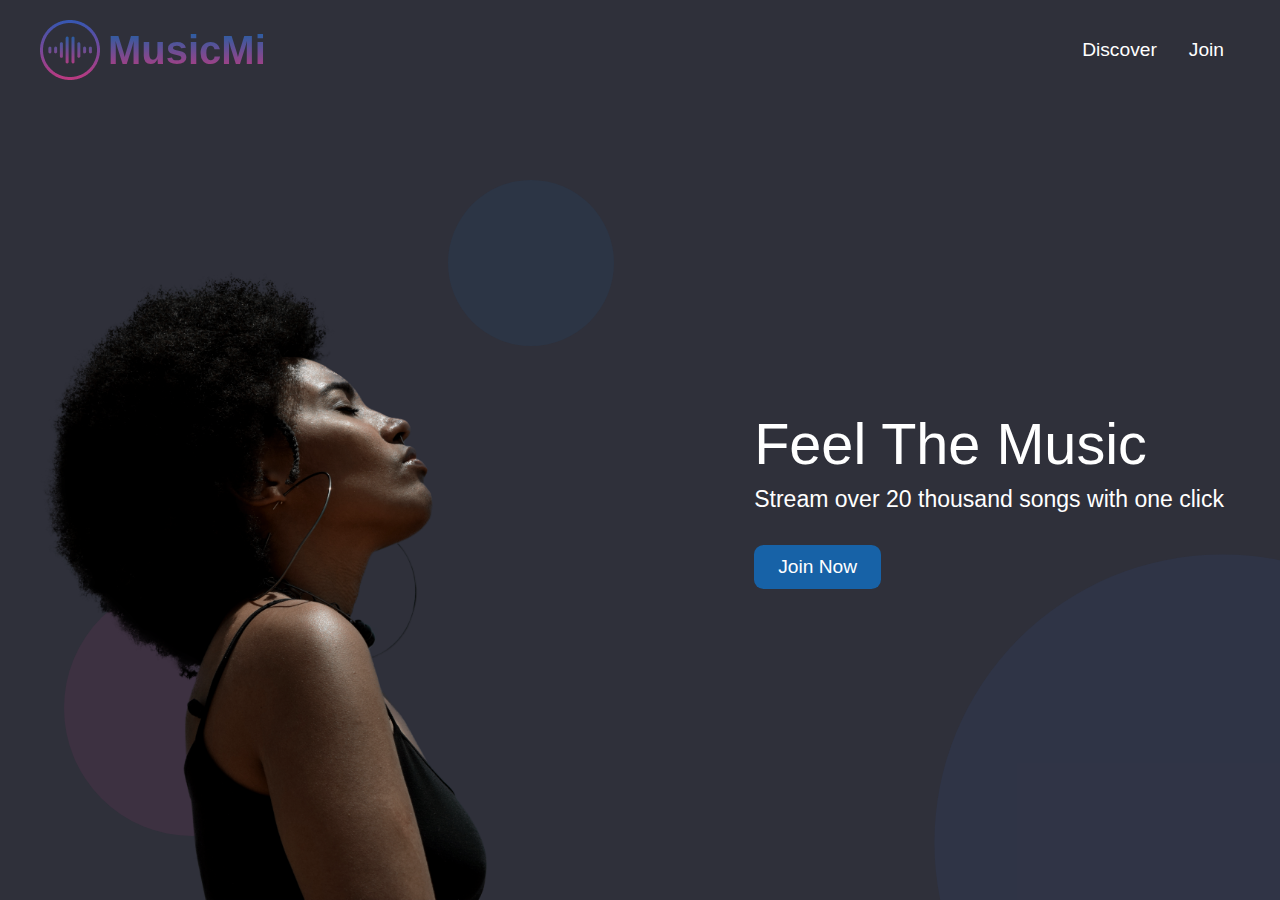
<file: index.html>
<!DOCTYPE html>
<html lang="en">

<head>
    <meta charset="UTF-8">
    <meta name="viewport" content="width=device-width, initial-scale=1.0">
    <meta http-equiv="X-UA-Compatible" content="ie=edge">
    <link rel="stylesheet" href="index.css" type="text/css">

    <title>MusicMi</title>
</head>

<body class="container flex-height-grow">


    <header class="main-header">
        <a href="index.html" class="logo">
            <img src="images/logo.png" alt="MusicMi logo">
            <h1>MusicMi</h1>
        </a>
        <nav class="main-nav">
            <ul>
                <li><a href="discover.html">Discover</a></li>
                <li><a href="join.html">Join</a></li>
            </ul>
        </nav>
    </header>
    <section id="discover" class="home-section">
        <div class="image-section">
            <div class="lady-image"></div>
        </div>
        <div class="tex-section">
            <h1 class="title">Feel The Music</h1>
            <p class="sub-title">Stream over 20 thousand songs with one click</p>
            <a href="join.html" class="btn">Join Now</a>
        </div>
    </section>
    <div class="home-page-circle-1"></div>
    <div class="home-page-circle-2"></div>
    <div class="home-page-circle-3"></div>

    <script>
        // JavaScript для плавной прокрутки
        document.querySelectorAll('a[href^="#"]').forEach(anchor => {
            anchor.addEventListener('click', function (e) {
                e.preventDefault();

                document.querySelector(this.getAttribute('href')).scrollIntoView({
                    behavior: 'smooth'
                });
            });
        });

        // JavaScript для анимации заголовка
        window.addEventListener('DOMContentLoaded', (event) => {
            const title = document.querySelector('.title');
            title.classList.add('show');
        });
    </script>

</body>

</html>
</file>
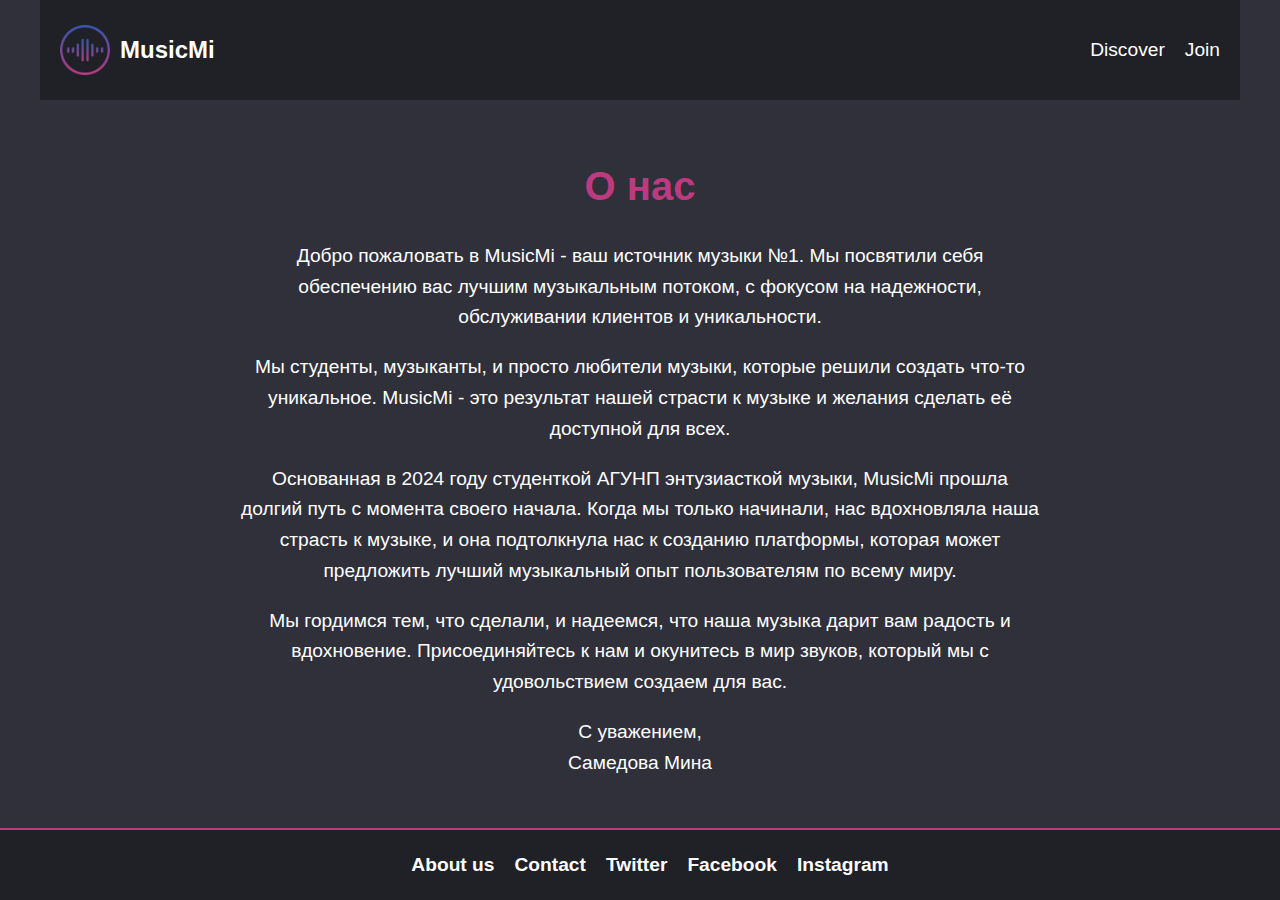
<file: about.html>
<!DOCTYPE html>
<html lang="ru">

<head>
    <meta charset="UTF-8">
    <meta name="viewport" content="width=device-width, initial-scale=1.0">
    <meta http-equiv="X-UA-Compatible" content="ie=edge">
    <link rel="stylesheet" href="about.css" type="text/css">
    <title>О нас | MusicMi</title>
</head>

<body class="container flex-height-grow">

    <header class="main-header">
        <a href="index.html" class="logo">
            <img src="images/logo.png" alt="MusicMi логотип">
            <h1>MusicMi</h1>
        </a>
        <nav class="main-nav">
            <ul>
                <li><a href="discover.html">Discover</a></li>
                <li><a href="join.html">Join</a></li>
            </ul>
        </nav>
    </header>

    <section id="discover" class="about-section">
        <div class="content">
            <h2>О нас</h2>
            <p>Добро пожаловать в MusicMi - ваш источник музыки №1. Мы посвятили себя обеспечению вас лучшим музыкальным потоком, с фокусом на надежности, обслуживании клиентов и уникальности.</p>
            <p>Мы студенты, музыканты, и просто любители музыки, которые решили создать что-то уникальное. MusicMi - это результат нашей страсти к музыке и желания сделать её доступной для всех.</p>
            <p>Основанная в 2024 году студенткой АГУНП энтузиасткой музыки, MusicMi прошла долгий путь с момента своего начала. Когда мы только начинали, нас вдохновляла наша страсть к музыке, и она подтолкнула нас к созданию платформы, которая может предложить лучший музыкальный опыт пользователям по всему миру.</p>
            <p>Мы гордимся тем, что сделали, и надеемся, что наша музыка дарит вам радость и вдохновение. Присоединяйтесь к нам и окунитесь в мир звуков, который мы с удовольствием создаем для вас.</p>
            <p>С уважением,<br>Самедова Мина</p>
        </div>
    </section>

    <footer class="main-footer">
        <div class="container">
            <nav class="footer-nav">
                <ul>
                    <li><a href="about.html">About us</a></li>
                    <li><a href="#">Contact</a></li>
                    <li><a href="#">Twitter</a></li>
                    <li><a href="#">Facebook</a></li>
                    <li><a href="#">Instagram</a></li>
                </ul>
            </nav>
        </div>
    </footer>

</body>

</html>
</file>
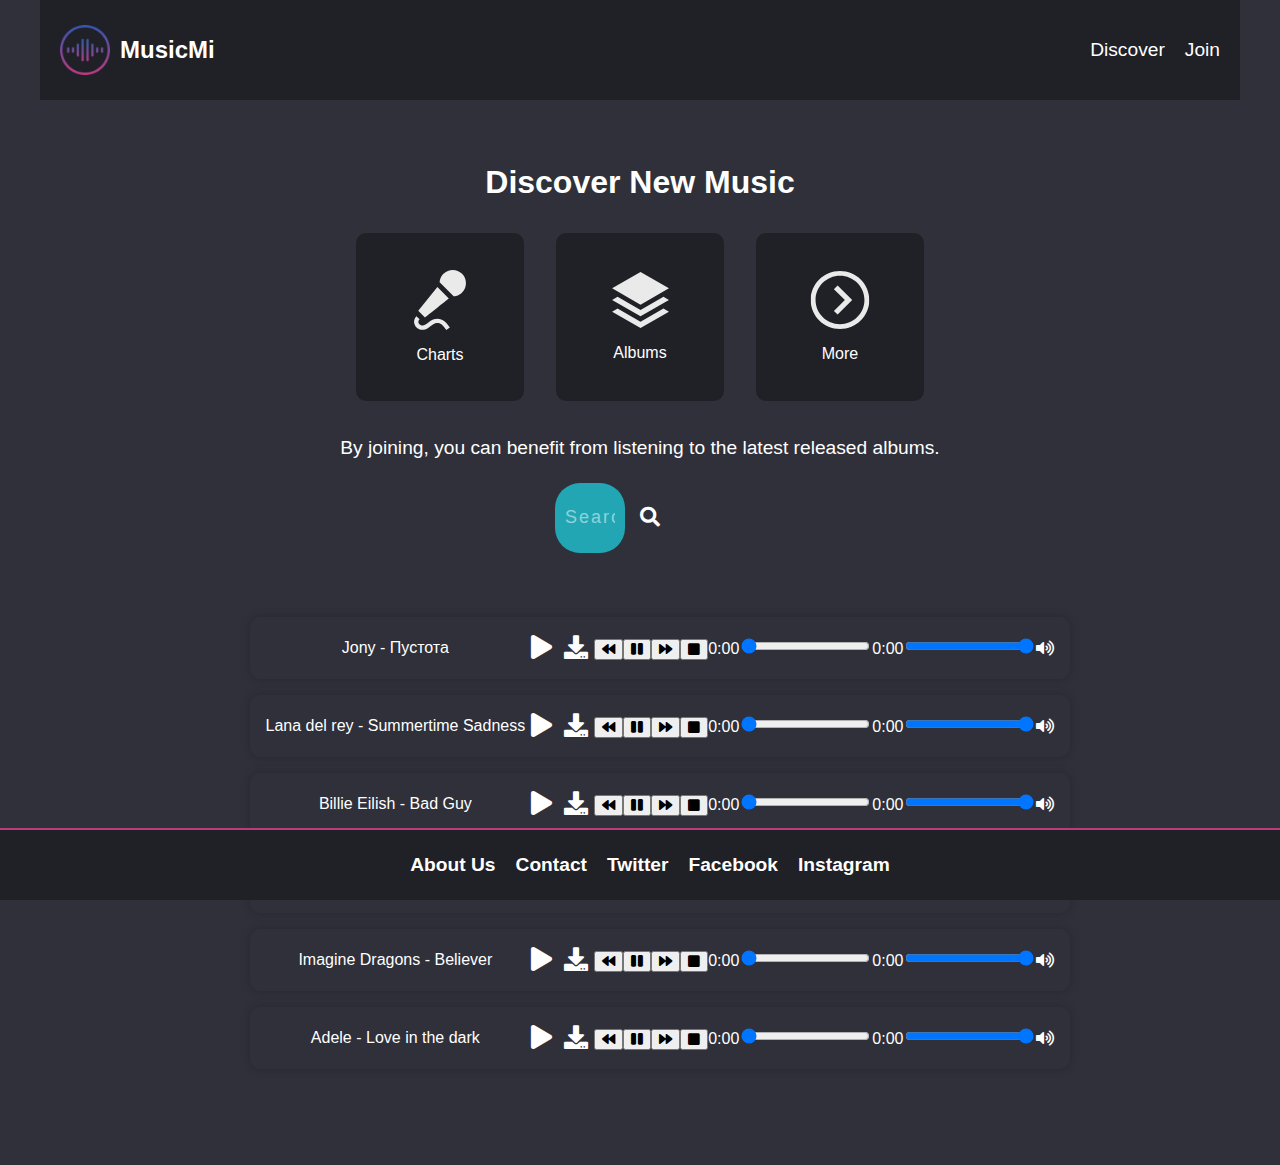
<file: discover.html>
<!DOCTYPE html>
<html lang="en">
<head>
    <meta charset="UTF-8">
    <meta name="viewport" content="width=device-width, initial-scale=1.0">
    <meta http-equiv="X-UA-Compatible" content="ie=edge">
    <link rel="stylesheet" href="discover.css">
    <link rel="stylesheet" href="https://cdnjs.cloudflare.com/ajax/libs/font-awesome/5.15.4/css/all.min.css">
    <title>MusicMi | Discover</title>
</head>
<body>

<div class="container">
    <!-- Header Section -->
    <header class="main-header">
        <a href="index.html" class="logo">
            <img src="images/logo.png" alt="MusicMi logo">
            <h1>MusicMi</h1>
        </a>
        <nav class="main-nav">
            <ul>
                <li><a href="discover.html">Discover</a></li>
                <li><a href="join.html">Join</a></li>
            </ul>
        </nav>
    </header>

    <!-- Discover Section -->
    <section class="discover">
        <div class="call-to">
            <h1 class="title">Discover New Music</h1>
            <div class="icon-section">
                <div class="icon">
                    <img src="images/microphone.svg" alt="microphone">
                    <span>Charts</span>
                </div>
                <div class="icon">
                    <img src="images/albums.svg" alt="albums">
                    <span>Albums</span>
                </div>
                <div class="icon">
                    <img src="images/more.svg" alt="more">
                    <span>More</span>
                </div>
            </div>
            <p>By joining, you can benefit from listening to the latest released albums.</p>
        </div>
        <div class="search-box">
            <input type="text" class="input-search" id="searchInput" placeholder="Search for music...">
            <button class="btn-search" title="Search"><i class="fas fa-search"></i></button>
        </div>
        <!-- Song List -->
        <ul class="song-list">
            <!-- Song items will be dynamically generated here -->
        </ul>
    </section>
</div>

<!-- Footer Section -->
<footer class="main-footer">
    <div class="container">
        <nav class="footer-nav">
            <ul>
                <li><a href="about.html">About Us</a></li>
                <li><a href="#">Contact</a></li>
                <li><a href="#">Twitter</a></li>
                <li><a href="#">Facebook</a></li>
                <li><a href="#">Instagram</a></li>
            </ul>
        </nav>
    </div>
</footer>

<!-- Additional decorative elements -->
<div class="home-page-circle-1"></div>
<div class="home-page-circle-2"></div>
<div class="home-page-circle-3"></div>

<!-- JavaScript -->
<script>
    // Audio player setup and functions...
    var audioPlayers = []; // Массив аудиоплееров
    var isPlaying = []; // Массив состояний воспроизведения для каждой песни
    var currentSongIndexes = []; // Массив текущих индексов песен

    // Песни
    var songs = [
        { id: 'song0', title: 'Jony - Пустота', file: 'music/Jony - Пустота.mp3' },
        { id: 'song1', title: 'Lana del rey - Summertime Sadness ', file: 'music/summertime sadness.mp3' },
        { id: 'song2', title: 'Billie Eilish - Bad Guy', file: 'music/Billie Eilish – bad guy.mp3' },
        { id: 'song3', title: 'Ed Sheeran - Shape of You', file: 'music/Shape of You - Ed Sheeran.mp3' },
        { id: 'song4', title: 'Imagine Dragons - Believer', file: 'music/Imagine Dragons - Believer.mp3' },
        { id: 'song5', title: 'Adele - Love in the dark', file: 'music/Adele.mp3' }
    ];

    var songList = document.querySelector('.song-list');

    // Создание элементов песен
    songs.forEach(function(song, index) {
        var li = document.createElement('li');
        var songActions = document.createElement('div');
        var audioControls = document.createElement('div');
        var audioPlayer = new Audio(); // Создаем новый аудиоплеер для каждой песни

        audioPlayers.push(audioPlayer); // Добавляем аудиоплеер в массив
        isPlaying.push(false); // Инициализируем состояние воспроизведения
        currentSongIndexes.push(-1); // Инициализируем текущий индекс песни

        li.innerHTML = '<span class="song-title">' + song.title + '</span>';
        songActions.innerHTML = '<button class="play-button" onclick="toggleAudio(' + index + ', this)"><i class="fas fa-play"></i></button>' +
                                '<button class="download-button"><i class="fas fa-download"></i></button>';
        audioControls.innerHTML = '<button class="skip-back-button" onclick="skipBackward(' + index + ')"><i class="fas fa-backward"></i></button>' +
                                '<button class="pause-button" onclick="togglePlayPause(' + index + ')"><i class="fas fa-pause"></i></button>' +
                                '<button class="skip-forward-button" onclick="skipForward(' + index + ')"><i class="fas fa-forward"></i></button>' +
                                '<button class="stop-button" onclick="stopAudio(' + index + ')"><i class="fas fa-stop"></i></button>' +
                                '<span class="current-time">0:00</span>' +
                                '<input type="range" class="progress-bar" value="0" min="0" step="1" onchange="seekAudio(' + index + ', this.value)">' +
                                '<span class="duration">0:00</span>' +
                                '<input type="range" class="volume-bar" value="100" min="0" max="100" step="1" onchange="setVolume(' + index + ', this.value)">' +
                                '<span class="volume-icon"><i class="fas fa-volume-up"></i></span>';

        li.appendChild(songActions);
        li.appendChild(audioControls);
        songList.appendChild(li);
    });

    // Search functionality
    var searchInput = document.getElementById('searchInput');
    searchInput.addEventListener('input', function() {
        var searchText = this.value.toLowerCase();
        var songItems = document.querySelectorAll('.song-list li');
        songItems.forEach(function(item) {
            var songTitle = item.querySelector('.song-title').textContent.toLowerCase();
            if (songTitle.includes(searchText)) {
                item.style.display = 'block';
            } else {
                item.style.display = 'none';
            }
        });

        // If search text is empty, show all song items
        if (searchText === '') {
            songItems.forEach(function(item) {
                item.style.display = 'block';
            });
        }
    });

    // Функция для переключения воспроизведения аудио
    function toggleAudio(index, button) {
        if (currentSongIndexes[index] === index && isPlaying[index]) {
            pauseAudio(index, button);
        } else {
            playAudio(index, button);
        }
    }

    // Функция для начала воспроизведения аудио
    function playAudio(index, button) {
        audioPlayers[index].src = songs[index].file;
        audioPlayers[index].play();
        isPlaying[index] = true;
        currentSongIndexes[index] = index;
        button.innerHTML = '<i class="fas fa-pause"></i>';
        updateProgressBar(index); // Обновление полосы прогресса
    }

    // Функция для приостановки воспроизведения аудио
    function pauseAudio(index, button) {
        audioPlayers[index].pause();
        isPlaying[index] = false;
        button.innerHTML = '<i class="fas fa-play"></i>';
    }

    // Функция для перемотки аудио к указанной позиции
    function seekAudio(index, value) {
        audioPlayers[index].currentTime = value;
        updateProgressBar(index); // Обновление полосы прогресса
    }

    // Функция для обновления полосы прогресса воспроизведения
    function updateProgressBar(index) {
        var progressBar = document.querySelectorAll('.progress-bar')[index];
        var currentTime = document.querySelectorAll('.current-time')[index];
        var duration = document.querySelectorAll('.duration')[index];
        if (audioPlayers[index].duration) {
            progressBar.value = audioPlayers[index].currentTime;
            progressBar.max = audioPlayers[index].duration;
            currentTime.textContent = formatTime(audioPlayers[index].currentTime); // Обновление текущего времени воспроизведения
            duration.textContent = formatTime(audioPlayers[index].duration); // Обновление продолжительности аудио
        }
    }

    // Функция для перемотки вперед на 10 секунд
    function skipForward(index) {
        audioPlayers[index].currentTime += 10;
        updateProgressBar(index); // Обновление полосы прогресса
    }

    // Функция для перемотки назад на 10 секунд
    function skipBackward(index) {
        audioPlayers[index].currentTime -= 10;
        updateProgressBar(index); // Обновление полосы прогресса
    }

    // Функция для установки громкости аудио
    function setVolume(index, value) {
        audioPlayers[index].volume = value / 100;
    }

    // Функция для форматирования времени в минуты и секунды
    function formatTime(time) {
        var minutes = Math.floor(time / 60);
        var seconds = Math.floor(time % 60);
        if (seconds < 10) {
            seconds = '0' + seconds;
        }
        return minutes + ':' + seconds;
    }

    // Слушатель события ввода для полосы прогресса
    document.querySelectorAll('.progress-bar').forEach(function(progressBar, index) {
        progressBar.addEventListener('input', function() {
            var value = this.value;
            seekAudio(index, value); // Вызов функции для перемотки аудио к указанной позиции
        });
    });

    // Слушатель события ввода для ползунка громкости
    document.querySelectorAll('.volume-bar').forEach(function(volumeBar, index) {
        volumeBar.addEventListener('input', function() {
            var value = this.value;
            setVolume(index, value); // Вызов функции для установки громкости аудио
        });
    });

    // Добавляем слушатель событий для каждого аудиоплеера
    audioPlayers.forEach(function(player, index) {
        player.addEventListener('timeupdate', function() {
            updateProgressBar(index); // Обновляем полосу прогресса
        });
    });
</script>
</body>
</html>
</file>
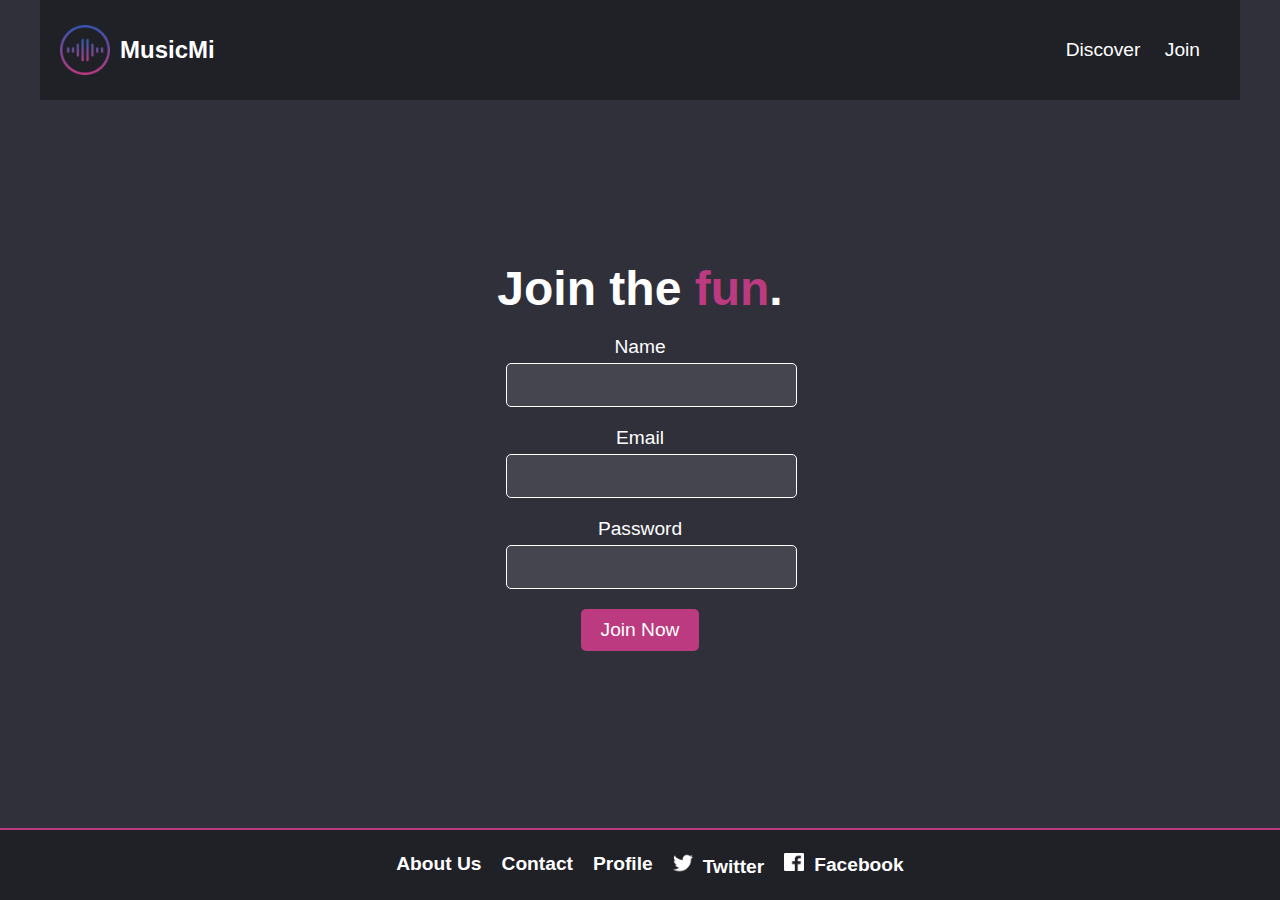
<file: join.html>
<!DOCTYPE html>
<html lang="en">
<head>
    <meta charset="UTF-8">
    <meta name="viewport" content="width=device-width, initial-scale=1.0">
    <title>MusicMi | Join</title>
    <link rel="stylesheet" href="join.css">
</head>
<body>

<div class="container">
    <header class="main-header">
        <a href="index.html" class="logo">
            <img src="images/logo.png" alt="MusicMi logo">
            <h1>MusicMi</h1>
        </a>
        <nav class="main-nav">
            <ul>
                <li><a href="discover.html">Discover</a></li>
                <li><a href="join.html">Join</a></li>
            </ul>
        </nav>
    </header>

    <section class="join">
        <div class="call-to">
            <h1 class="title">Join the <span>fun</span>.</h1>
        </div>

        <form action="">
            <div class="group">
                <label for="name">Name</label>
                <input type="text" name="name" id="name">
            </div>
            <div class="group">
                <label for="Email">Email</label>
                <input type="email" name="email" id="email">
            </div>
            <div class="group">
                <label for="password">Password</label>
                <input type="password" name="password" id="password">
            </div>
            <div class="group">
                <button class="btn">Join Now</button>
            </div>
        </form>

    </section>
</div>

<footer class="main-footer">
    <div class="container">
        <nav class="footer-nav">
            <ul>
                <li><a href="about.html">About Us</a></li>
                <li><a href="#">Contact</a></li>
                <li><a href="#">Profile</a></li>
                <li><a href="#"><img src="images/twitter.png" alt="">Twitter</a></li>
                <li><a href="#"><img src="images/facebook.png" alt="">Facebook</a></li>
            </ul>
        </nav>
    </div>
</footer>

</body>
</html>
</file>
<file: index.css>
body {
    padding: 0;
    margin: 0;
    background-color: #2F303A;
    font-family: 'Poppins', sans-serif;
    font-size: 1.2rem;
    color: #fff;
    min-height: 100vh;
}

.flex-height-grow {
    display: flex;
    flex-direction: column;
}

.container {
    max-width: 1200px;
    margin: 0 auto;
    padding: 0 40px;
}

a {
    text-decoration: none;
    color: #fff;
}

.logo {
    display: flex;
    align-items: center;
    font-size: 1.25em;
}

.logo h1 {
    margin-left: 1rem;
    margin: 0;
    font-size: 2.5rem;
    padding-left: 0.5rem;
    background: linear-gradient(to bottom, #1762A7, #BC3A80);
    -webkit-background-clip: text;
    -webkit-text-fill-color: transparent;
}

.main-nav ul,
.footer-nav ul {
    display: flex;
    margin: 0;
    padding: 0;
    list-style: none;
}

.main-nav a,
.footer-nav a {
    color: inherit;
    text-decoration: none;
    padding: 1rem;
}

.main-nav a:hover,
.footer-nav a:hover {
    color: #adadad;
}

.main-header,
.main-footer {
    display: flex;
    justify-content: space-between;
    align-items: center;
}

.main-header {
    display: flex;
    justify-content: space-between;
    align-items: center;
    height: 100px;
}

.title {
    font-weight: 500;
    font-size: 3em;
    margin-bottom: 0.6rem;
    margin-top: 0;
}

.sub-title {
    font-weight: 500;
    font-size: 1.2em;
    margin-top: 0;
    margin-bottom: 2rem;
}

.btn {
    background-color: #1762A7;
    padding: 0.7rem 1.5rem;
    border-radius: 0.6rem;
    border: none;
}

.home-page-circle-1 {
    position: absolute;
    width: 20vw;
    height: 20vw;
    border-radius: 50%;
    bottom: 5vw;
    left: 5vw;
    background-color: rgba(188, 58, 128, 0.1);
    z-index: -1;
}

.home-page-circle-2 {
    position: absolute;
    width: 13vw;
    height: 13vw;
    border-radius: 50%;
    top: 20vh;
    left: 35vw;
    background-color: rgb(23, 98, 167, 0.1);
}

.home-page-circle-3 {
    position: absolute;
    overflow: hidden;
    width: 45vw;
    height: 45vw;
    bottom: 0;
    right: 0;
    z-index: -1;
}

.home-page-circle-3::before {
    content: '';
    transform: translate(40%, 40%);
    position: absolute;
    height: 100%;
    width: 100%;
    border-radius: 50%;
    background-color: rgb(52, 87, 178, .1);
}

.main-footer {
    height: 70px;
    background-color: #202027;
    font-weight: bold;
}

.social-link img {
    width: 1em;
    margin-right: .25rem;
}

.main-footer .container {
    display: flex;
    justify-content: space-between;
}

.home-section {
    display: flex;
    align-items: stretch;
    justify-content: space-between;
    flex-grow: 1;
}

.home-section .image-section {
    flex-grow: 1;
    flex-direction: column;
    display: flex;
    align-items: stretch;
    justify-content: flex-end;
}

.home-section .lady-image {
    background-image: url("images/landing-page-girl.png");
    flex-grow: 1;
    max-height: 70vh;
    min-width: 30vw;
    background-size: contain;
    background-repeat: no-repeat;
    background-position: bottom left;
}

.home-section .tex-section {
    display: flex;
    flex-direction: column;
    align-items: flex-start;
    margin: 1rem;
    align-self: center;
}

/* Добавленные стили для анимации заголовка */
.title {
    opacity: 0;
    transform: translateY(20px);
    transition: opacity 1s ease, transform 1s ease;
}

.title.show {
    opacity: 1;
    transform: translateY(0);
}
</file>
<file: about.css>
/* Общие стили */
body {
    margin: 0;
    padding: 0;
    font-family: 'Open Sans', sans-serif;
    background-color: #2F303A;
    color: #fff;
    overflow-x: hidden; /* Предотвращает горизонтальную прокрутку */
}

.container {
    max-width: 1200px;
    margin: 0 auto;
    padding: 0 20px; /* Отступы для мобильных устройств */
}

.flex-height-grow {
    display: flex;
    flex-direction: column;
    min-height: 100vh;
}

/* Стили для заголовков и текста */
h1, h2, h3, h4, h5, h6 {
    margin-top: 0;
}

h2 {
    font-size: 2.5rem;
    color: #BC3A80;
}

p {
    font-size: 1.2rem;
    line-height: 1.6;
}

/* Стили для шапки */
.main-header,
.main-footer {
    display: flex;
    justify-content: space-between;
    align-items: center;
    height: 100px;
    background-color: #202027;
    padding: 0 20px;
}

.logo {
    display: flex;
    align-items: center;
    text-decoration: none;
    color: #fff;
}

.logo img {
    width: 50px;
    height: auto;
    margin-right: 10px;
}

.logo h1 {
    margin: 0;
    font-size: 1.5rem;
}

.main-nav {
    margin-left: auto; /* Перемещаем меню на правый край */
}

.main-nav ul {
    list-style-type: none;
    margin: 0;
    padding: 0;
    display: flex;
}

.main-nav li {
    display: inline;
    margin-left: 20px; /* Добавляем отступ между ссылками */
}

.main-nav li:first-child {
    margin-left: 0; /* Убираем отступ у первой ссылки */
}

.main-nav a {
    text-decoration: none;
    color: #fff;
    font-size: 1.2rem;
    transition: color 0.3s ease;
}

.main-nav a:hover {
    color: #adadad;
}

/* Секция О нас */
.about-section {
    display: flex;
    justify-content: center;
    align-items: center;
    padding: 4rem 0; /* Отступы сверху и снизу */
}

.content {
    max-width: 800px;
    text-align: center;
}

.content h2 {
    margin-bottom: 2rem;
}

/* Дополнительные стили для Footer */
.main-footer {
    height: 70px;
    display: flex;
    justify-content: center;
    align-items: center;
    background-color: #202027;
    color: #fff;
    font-weight: bold;
    position: fixed; /* Изменено на fixed */
    width: 100%;
    overflow-x: hidden; /* Предотвращает горизонтальную прокрутку */
    border-top: 2px solid #BC3A80; /* Добавить границу сверху */
    bottom: 0; /* Прикреплен к нижней части экрана */
    left: 0; /* Растягиваем до края слева */
    right: 0; /* Растягиваем до края справа */
}

.footer-nav {
    display: flex; /* Отображение элементов в строку */
}

.footer-nav ul {
    display: flex;
    list-style: none;
    padding: 0;
    margin: 0;
}

.footer-nav li {
    margin-right: 20px;
}

.footer-nav a {
    text-decoration: none;
    color: #fff;
    font-size: 1.2rem; /* Увеличить размер шрифта */
    transition: color 0.3s; /* Добавить эффект перехода */
}

.footer-nav a:hover {
    color: #BC3A80;
}

.footer-nav img {
    width: 20px; /* Уменьшить размер изображения */
    height: auto;
    margin-right: 10px;
}
</file>
<file: discover.css>
/* Общие стили */
body {
    margin: 0;
    padding: 0;
    font-family: 'Open Sans', sans-serif;
    background-color: #2F303A;
    color: #fff;
    overflow-x: hidden; /* Предотвращает горизонтальную прокрутку */
}

.container {
    max-width: 1200px;
    margin: 0 auto;
    padding: 0 20px; /* Отступы для мобильных устройств */
}

.flex-height-grow {
    display: flex;
    flex-direction: column;
    min-height: 100vh;
}

/* Стили для заголовков и текста */
h1, h2, h3, h4, h5, h6 {
    margin-top: 0;
}

h2 {
    font-size: 2.5rem;
    color: #BC3A80;
}

p {
    font-size: 1.2rem;
    line-height: 1.6;
}

/* Стили для шапки */
.main-header,
.main-footer {
    display: flex;
    justify-content: space-between;
    align-items: center;
    height: 100px;
    background-color: #202027;
    padding: 0 20px;
}

.logo {
    display: flex;
    align-items: center;
    text-decoration: none;
    color: #fff;
}

.logo img {
    width: 50px;
    height: auto;
    margin-right: 10px;
}

.logo h1 {
    margin: 0;
    font-size: 1.5rem;
}

.main-nav {
    margin-left: auto; /* Перемещаем меню на правый край */
}

.main-nav ul {
    list-style-type: none;
    margin: 0;
    padding: 0;
    display: flex;
}

.main-nav li {
    display: inline;
    margin-left: 20px; /* Добавляем отступ между ссылками */
}

.main-nav li:first-child {
    margin-left: 0; /* Убираем отступ у первой ссылки */
}

.main-nav a {
    text-decoration: none;
    color: #fff;
    font-size: 1.2rem;
    transition: color 0.3s ease;
}

.main-nav a:hover {
    color: #adadad;
}

/* Секция Discover */
.discover {
    display: flex;
    flex-direction: column;
    align-items: center;
    justify-content: center;
    text-align: center;
    padding: 4rem 0; /* Отступы сверху и снизу */
}

.title {
    margin-bottom: 2rem; /* Отступ снизу */
    color: #fff; /* Цвет текста */
}

.icon-section {
    display: flex;
    justify-content: center;
    margin-bottom: 2rem; /* Отступ между иконками и заголовком */
}

.icon {
    display: flex;
    flex-direction: column;
    justify-content: center;
    align-items: center;
    margin: 0 1rem; /* Отступ между иконками */
    padding: 1.5rem; /* Внутренние отступы */
    width: 120px;
    height: 120px;
    background-color: #202027;
    border-radius: 10px; /* Закругленные углы */
    transition: background-color 0.3s ease; /* Плавный переход */
}

.icon:hover {
    background-color: #BC3A80; /* Цвет при наведении */
}

.icon img {
    width: 60px; /* Размер иконки */
    margin-bottom: 1rem; /* Отступ снизу */
    transition: transform 0.3s ease; /* Плавный переход */
}

.icon:hover img {
    transform: scale(1.1); /* Увеличение размера иконки при наведении */
}

/* Поисковая строка */
.search-box {
    display: flex;
    align-items: center;
    margin-bottom: 2rem; /* Отступ снизу */
    position: relative;
}

.input-search {
    height: 50px;
    width: 50px;
    border-style: none;
    padding: 10px;
    font-size: 18px;
    letter-spacing: 2px;
    outline: none;
    border-radius: 25px;
    background-color: #22a6b3;
    color: #fff;
    transition: width 0.5s, transform 0.5s ease; /* Плавный переход */
    transform: translateX(-50px); /* Смещение за пределы экрана */
}

.input-search::placeholder {
    color: rgba(255, 255, 255, .5);
    font-size: 18px;
    letter-spacing: 2px;
    font-weight: 100;
}

.btn-search {
    width: 50px;
    height: 50px;
    border-style: none;
    font-size: 20px;
    font-weight: bold;
    outline: none;
    cursor: pointer;
    border-radius: 50%;
    position: absolute;
    right: 0;
    color: #ffffff;
    background-color: transparent;
    transition: transform 0.3s ease; /* Плавный переход */
}

.btn-search svg {
    fill: #ffffff;
}

.search-box:hover .input-search {
    width: 300px; /* Увеличение ширины */
    transform: translateX(0); /* Возвращение на место */
}

.search-box:hover .btn-search {
    transform: translateX(250px); /* Смещение кнопки вправо */
}

/* Список песен */
.song-list {
    margin-top: 2rem;
}

.song-list ul {
    list-style: none;
    padding: 0;
}

.song-list li {
    display: flex;
    align-items: center;
    justify-content: space-between;
    margin-bottom: 1rem;
    padding: 1rem;
    background-color: #2F303A;
    border-radius: 10px;
    box-shadow: 0 0 10px rgba(0, 0, 0, 0.2);
    transition: transform 0.2s ease; /* Плавный переход */
}

.song-list li:hover {
    transform: translateY(-5px); /* Смещение при наведении */
}

.song-title {
    flex: 1;
    color: #fff;
}

/* Оформление кнопок */
.play-button,
.download-button {
    border: none;
    background-color: transparent;
    color: #fff;
    font-size: 1.5rem;
    cursor: pointer;
    transition: color 0.3s ease, transform 0.3s ease; /* Плавный переход */
}

.play-button:hover,
.download-button:hover {
    color: #BC3A80; /* Изменение цвета при наведении */
    transform: scale(1.2); /* Увеличение размера при наведении */
}

/* Подсказки */
.tooltip {
    position: relative;
    display: inline-block;
    border-bottom: 1px dotted #fff; /* Пунктирная линия подсказки */
    cursor: help; /* Изменение курсора */
}

.tooltip .tooltiptext {
    visibility: hidden;
    width: 120px;
    background-color: #000;
    color: #fff;
    text-align: center;
    border-radius: 6px;
    padding: 5px 0;
    position: absolute;
    z-index: 1;
    bottom: 125%; /* Положение подсказки над элементом */
    left: 50%;
    margin-left: -60px;
    opacity: 0; /* Начальная прозрачность */
    transition: opacity 0.3s; /* Плавный переход для opacity */
}

.tooltip:hover .tooltiptext {
    visibility: visible;
    opacity: 1; /* Показать подсказку */
}

/* Дополнительные стили для Footer */
.main-footer {
    height: 70px;
    display: flex;
    justify-content: center;
    align-items: center;
    background-color: #202027;
    color: #fff;
    font-weight: bold;
    position: fixed; /* Изменено на fixed */
    width: 100%;
    overflow-x: hidden; /* Предотвращает горизонтальную прокрутку */
    border-top: 2px solid #BC3A80; /* Добавить границу сверху */
    bottom: 0; /* Прикреплен к нижней части экрана */
}

.footer-nav {
    display: flex; /* Отображение элементов в строку */
}

.footer-nav ul {
    display: flex;
    list-style: none;
    padding: 0;
    margin: 0;
}

.footer-nav li {
    margin-right: 20px;
}

.footer-nav a {
    text-decoration: none;
    color: #fff;
    font-size: 1.2rem; /* Увеличить размер шрифта */
    transition: color 0.3s; /* Добавить эффект перехода */
}

.footer-nav a:hover {
    color: #BC3A80;
}

.footer-nav img {
    width: 20px; /* Уменьшить размер изображения */
    height: auto;
    margin-right: 10px;
}
</file>
<file: join.css>
/* Общие стили */
body {
    margin: 0;
    padding: 0;
    font-family: 'Open Sans', sans-serif;
    background-color: #2F303A;
    color: #fff;
    overflow-x: hidden; /* Prevent horizontal scrolling */
}

.container {
    max-width: 1200px;
    margin: 0 auto;
    padding: 0 20px; /* Уменьшили отступы для мобильных устройств */
}

.main-header,
.main-footer {
    display: flex;
    justify-content: space-between;
    align-items: center;
    height: 100px;
    background-color: #202027;
    padding: 0 20px;
}

.logo {
    display: flex;
    align-items: center;
    text-decoration: none;
    color: #fff;
}

.logo img {
    width: 50px;
    height: auto;
    margin-right: 10px;
}

.logo h1 {
    margin: 0;
    font-size: 1.5rem;
}

.main-nav ul {
    list-style: none;
    margin: 0;
    padding: 0;
}

.main-nav li {
    display: inline;
    margin-right: 20px;
}

.main-nav a {
    text-decoration: none;
    color: #fff;
    font-size: 1.2rem;
}

.main-nav a:hover {
    color: #BC3A80;
}

.join {
    display: flex;
    flex-direction: column;
    align-items: center;
    justify-content: center;
    min-height: calc(100vh - 200px);
    text-align: center;
}

.title {
    font-family: 'Roboto', sans-serif;
    font-size: 3rem;
    margin-bottom: 20px;
}

.title span {
    color: #BC3A80;
}

.group {
    margin-bottom: 20px;
}

.group label {
    display: block;
    font-size: 1.2rem;
    margin-bottom: 5px;
    font-family: 'Roboto', sans-serif;
}

.group input {
    width: 100%;
    padding: 10px;
    border: 1px solid #fff;
    border-radius: 5px;
    font-size: 1.2rem;
    background-color: rgba(255, 255, 255, 0.1);
    color: #fff;
    outline: none;
}

.input-icon {
    position: relative;
}

.input-icon i {
    position: absolute;
    top: 50%;
    transform: translateY(-50%);
    left: 10px;
    color: #BC3A80;
}

.btn {
    background-color: #BC3A80;
    color: #fff;
    border: none;
    padding: 10px 20px;
    border-radius: 5px;
    font-size: 1.2rem;
    cursor: pointer;
    transition: background-color 0.3s ease, box-shadow 0.3s ease;
}

.btn:hover {
    background-color: #fff;
    color: #BC3A80;
    box-shadow: 0 0 10px rgba(188, 58, 128, 0.5);
}

.main-footer {
    height: 70px;
    display: flex;
    justify-content: center;
    align-items: center;
    background-color: #202027;
    color: #fff;
    font-weight: bold;
    position: absolute;
    bottom: 0;
    width: 100%;
    overflow-x: hidden; /* Prevent horizontal scrolling */
}

.social-link {
    display: flex;
    align-items: center;
}

.social-link img {
    width: 30px;
    height: auto;
    margin-right: 10px;
}

/* Дополнительные стили для Footer */
.main-footer {
    height: 70px;
    display: flex;
    justify-content: center;
    align-items: center;
    background-color: #202027;
    color: #fff;
    font-weight: bold;
    position: absolute;
    bottom: 0;
    width: 100%;
    overflow-x: hidden; /* Prevent horizontal scrolling */
    border-top: 2px solid #BC3A80; /* Add a border on top */
}

.footer-nav {
    display: flex; /* Display items in a row */
}

.footer-nav ul {
    display: flex;
    list-style: none;
    padding: 0;
    margin: 0;
}

.footer-nav li {
    margin-right: 20px;
}

.footer-nav a {
    text-decoration: none;
    color: #fff;
    font-size: 1.2rem; /* Increase font size */
    transition: color 0.3s; /* Add transition effect */
}

.footer-nav a:hover {
    color: #BC3A80;
}

.footer-nav img {
    width: 20px; /* Reduce image size */
    height: auto;
    margin-right: 10px;
}
</file>
